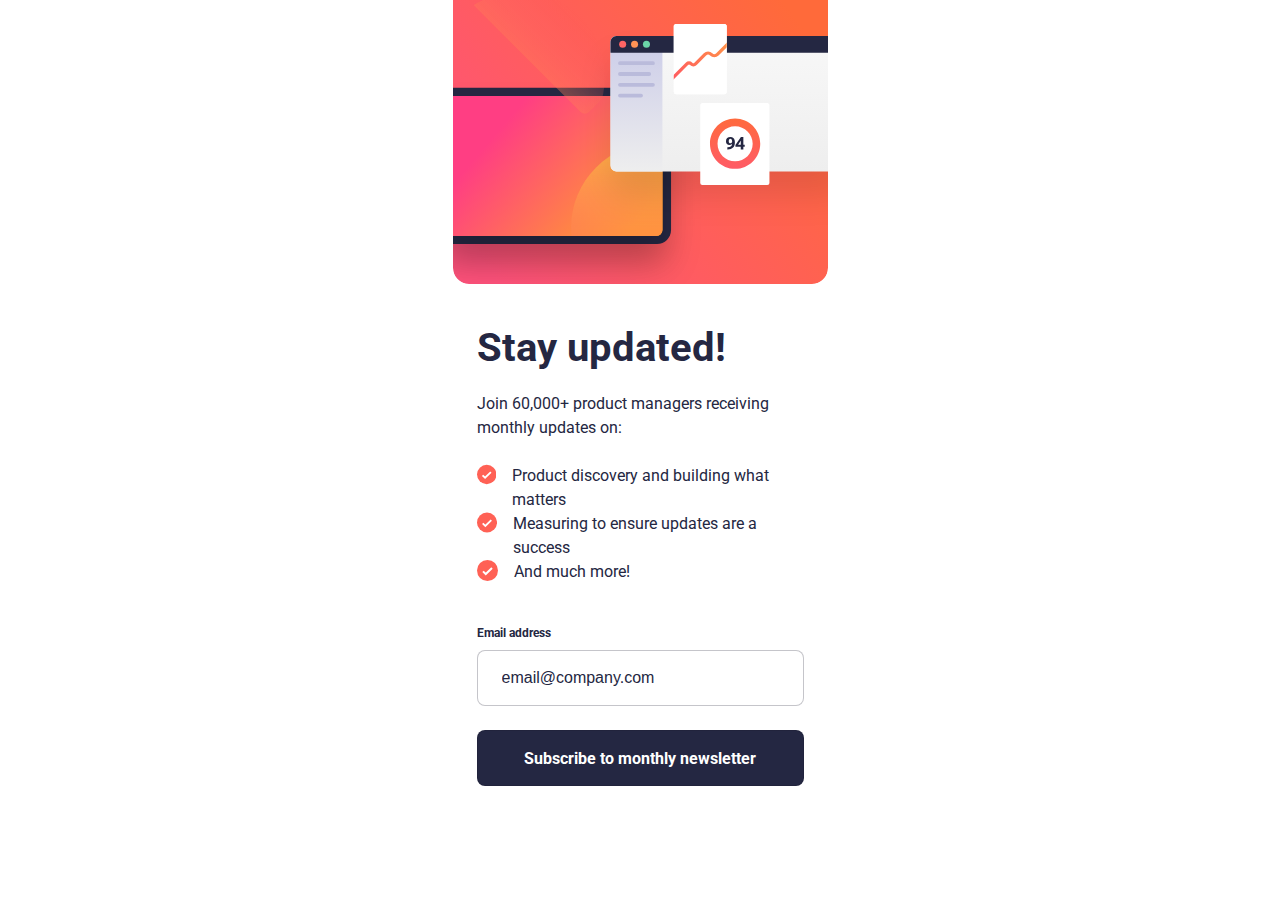
<file: index.html>
<!DOCTYPE html>
<html lang="en">
  <head>
    <meta charset="UTF-8" />
    <meta name="viewport" content="width=device-width, initial-scale=1.0" />

    <link
      rel="icon"
      type="image/png"
      sizes="32x32"
      href="./assets/images/favicon-32x32.png"
    />
    <link rel="preconnect" href="https://fonts.googleapis.com" />
    <link rel="preconnect" href="https://fonts.gstatic.com" crossorigin />
    <link
      href="https://fonts.googleapis.com/css2?family=Roboto:wght@400;700&display=swap"
      rel="stylesheet"
    />
    <link rel="stylesheet" href="./style.css" />
    <title>
      Frontend Mentor | Newsletter sign-up form with success message
    </title>
  </head>
  <body>
    <main>
      <img
        class="mobile-img"
        src="./assets/images/illustration-sign-up-mobile.svg"
        alt="illustration-sign-up-mobile"
      />
      <img
        class="desktop-img"
        src="./assets/images/illustration-sign-up-desktop.svg"
        alt="desktop-img"
      />
      <div class="updated-content">
        <h2 class="contents-header">Stay updated!</h2>
        <p class="contents-p">
          Join 60,000+ product managers receiving monthly updates on:
        </p>
        <section class="offers">
          <div class="list-items">
            <svg
              xmlns="http://www.w3.org/2000/svg"
              width="21"
              height="21"
              viewBox="0 0 21 21"
            >
              <g fill="none">
                <circle cx="10.5" cy="10.5" r="10.5" fill="#FF6155" />
                <path
                  stroke="#FFF"
                  stroke-width="2"
                  d="M6 11.381 8.735 14 15 8"
                />
              </g>
            </svg>
            <h3>Product discovery and building what matters</h3>
          </div>
          <div class="list-items">
            <svg
              xmlns="http://www.w3.org/2000/svg"
              width="21"
              height="21"
              viewBox="0 0 21 21"
            >
              <g fill="none">
                <circle cx="10.5" cy="10.5" r="10.5" fill="#FF6155" />
                <path
                  stroke="#FFF"
                  stroke-width="2"
                  d="M6 11.381 8.735 14 15 8"
                />
              </g>
            </svg>
            <h3>Measuring to ensure updates are a success</h3>
          </div>
          <div class="list-items">
            <svg
              xmlns="http://www.w3.org/2000/svg"
              width="21"
              height="21"
              viewBox="0 0 21 21"
            >
              <g fill="none">
                <circle cx="10.5" cy="10.5" r="10.5" fill="#FF6155" />
                <path
                  stroke="#FFF"
                  stroke-width="2"
                  d="M6 11.381 8.735 14 15 8"
                />
              </g>
            </svg>
            <h3>And much more!</h3>
          </div>
        </section>
        <form>
          <div class="label-error">
            <label>Email address</label>
            <span class="error-message"></span>
          </div>

          <input
            placeholder="email@company.com"
            type="email"
            id="email"
            name="email"
            required
          />
          <button class="submit-btn" type="submit">
            Subscribe to monthly newsletter
          </button>
        </form>
      </div>
    </main>
    <script src="./script.js" defer></script>
  </body>
</html>
</file>
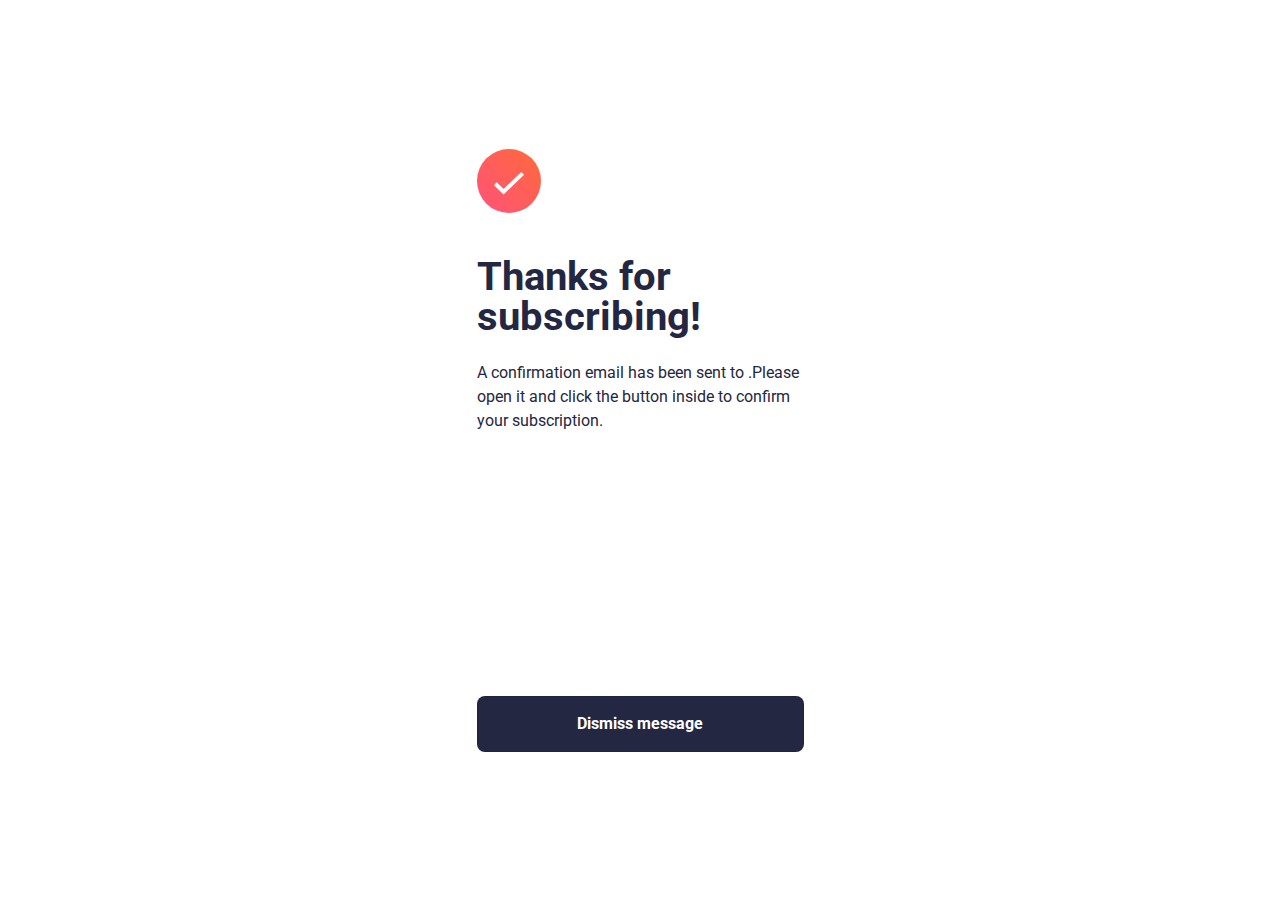
<file: success.html>
<!DOCTYPE html>
<html lang="en">
  <head>
    <meta charset="UTF-8" />
    <meta name="viewport" content="width=device-width, initial-scale=1.0" />
    <link
      rel="icon"
      type="image/png"
      sizes="32x32"
      href="./assets/images/favicon-32x32.png"
    />
    <link rel="preconnect" href="https://fonts.googleapis.com" />
    <link rel="preconnect" href="https://fonts.gstatic.com" crossorigin />
    <link
      href="https://fonts.googleapis.com/css2?family=Roboto:wght@400;700&display=swap"
      rel="stylesheet"
    />
    <link rel="stylesheet" href="./style.css" />
    <link rel="stylesheet" href="./success.css" />
    <title>success</title>
  </head>
  <body>
    <main id="success-main">
      <div class="success-info">
        <svg
          xmlns="http://www.w3.org/2000/svg"
          width="64"
          height="64"
          viewBox="0 0 64 64"
        >
          <defs>
            <linearGradient id="a" x1="100%" x2="0%" y1="0%" y2="100%">
              <stop offset="0%" stop-color="#FF6A3A" />
              <stop offset="100%" stop-color="#FF527B" />
            </linearGradient>
          </defs>
          <g fill="none">
            <circle cx="32" cy="32" r="32" fill="url(#a)" />
            <path
              stroke="#FFF"
              stroke-width="4"
              d="m18.286 34.686 8.334 7.98 19.094-18.285"
            />
          </g>
        </svg>
        <h1 class="success-h1">Thanks for subscribing!</h1>
        <p class="success-p">
          A confirmation email has been sent to
          <span class="email"></span> .Please open it and click the button
          inside to confirm your subscription.
        </p>
      </div>
      <button class="success-btn">Dismiss message</button>
    </main>
    <script src="./script.js" defer></script>
  </body>
</html>
</file>
<file: style.css>
* {
  margin: 0;
  padding: 0;
  box-sizing: border-box;
}
body {
  font-family: "Roboto", sans-serif;
  display: flex;
  justify-content: center;
  align-items: center;
}
.mobile-img {
  width: 100%;
}
.desktop-img {
  display: none;
}
main {
  width: 375px;
  height: 100vh;
  background: var(--White, #fff);
}

.updated-content {
  margin: 40px 0;
  padding: 0 24px;
  display: flex;
  flex-direction: column;
}
.contents-header {
  color: var(--Dark-Navy, #242742);
  font-size: 40px;
  font-weight: 700;
  line-height: 100%;
}
.contents-p {
  color: var(--Dark-Navy, #242742);
  font-size: 16px;
  font-weight: 400;
  line-height: 150%;
  margin: 24px auto 0;
}
.offers {
  margin: 24px auto 40px;
}
.list-items {
  display: flex;
  gap: 16px;
}
h3 {
  color: var(--Dark-Navy, #242742);
  font-size: 16px;
  font-style: normal;
  font-weight: 400;
  line-height: 150%;
}
form {
  display: flex;
  flex-direction: column;
}
label {
  color: var(--Dark-Navy, #242742);
  font-size: 12px;
  font-weight: 700;
  line-height: 150%;
}
.error-message {
  color: var(--Vermellion, #ff6155);
  text-align: right;
  font-size: 12px;
  font-weight: 700;
  line-height: 150%;
}
.label-error {
  display: flex;
  justify-content: space-between;
}
.submit-btn {
  width: 327px;
  height: 56px;
  border-radius: 8px;
  border: 1px solid var(--grey-25, rgba(25, 24, 43, 0.25));
  background: var(--Dark-Navy, #242742);
  color: var(--White, #fff);
  font-family: Roboto;
  font-size: 16px;
  font-weight: 700;
  margin: 24px 0 40px;
  cursor: pointer;
}
.submit-btn:hover {
  background: var(
    --Gradient-1,
    linear-gradient(204deg, #ff6a3a 0%, #ff527b 100%)
  );
  box-shadow: 0px 16px 32px 0px rgba(255, 97, 85, 0.5);
}
input {
  width: 327px;
  height: 56px;
  border-radius: 8px;
  border: 1px solid var(--grey-25, rgba(25, 24, 43, 0.25));
  padding-left: 24px;
  margin-top: 8px;
}
input::placeholder {
  color: var(--Dark-Navy, #242742);
  font-size: 16px;
  font-weight: 400;
}
@media (min-width: 1440px) {
  body {
    background: var(--Pale-Navy, #36384d);
    height: 100vh;
  }
  main {
    display: flex;
    justify-content: space-around;
    align-items: center;
    width: 928px;
    height: 641px;
    border-radius: 36px;
    background: #fff;
    box-shadow: 0px 15px 60px 0px rgba(0, 0, 0, 0.25);
  }
  .mobile-img {
    order: 1;
    width: 400px;
    display: none;
  }
  .desktop-img {
    display: block;
    order: 1;
  }
  .contents-header {
    font-size: 56px;
  }
  .contents-p {
    width: 376px;
  }
  .offers {
    display: flex;
    flex-direction: column;
    gap: 8px;
  }
  input {
    width: 376px;
  }
  .submit-btn {
    width: 376px;
  }
}
</file>
<file: success.css>
#success-main {
  display: flex;
  flex-direction: column;
  padding: 0 24px;
}
.success-info {
  margin: 149px 0 263px;
}
.success-h1 {
  margin: 40px 0 24px;
  color: var(--Dark-Navy, #242742);
  font-size: 40px;
  font-weight: 700;
  line-height: 100%;
}
.success-p {
  color: var(--Dark-Navy, #242742);
  font-size: 16px;
  font-weight: 400;
  line-height: 150%;
}
.success-btn {
  font-family: "Roboto", sans-serif;
  width: 327px;
  height: 56px;
  border-radius: 8px;
  background: var(--Dark-Navy, #242742);
  color: var(--White, #fff);
  font-family: Roboto;
  font-size: 16px;
  font-style: normal;
  font-weight: 700;
  line-height: 150%; /* 24px */
  border: 1px solid var(--grey-25, rgba(25, 24, 43, 0.25));
}
.success-btn:hover {
  background: var(
    --Gradient-1,
    linear-gradient(204deg, #ff6a3a 0%, #ff527b 100%)
  );
  box-shadow: 0px 16px 32px 0px rgba(255, 97, 85, 0.5);
}
@media (min-width: 1440px) {
  #success-main {
    width: 504px;
    height: 520px;
    border-radius: 36px;
    background: #fff;
    box-shadow: 0px 15px 60px 0px rgba(0, 0, 0, 0.25);
  }
  .success-info {
    margin: 24px 40px 16px;
  }
  .success-h1 {
    font-size: 56px;
  }
  .success-btn {
    font-family: "Roboto", sans-serif;
    width: 376px;
    height: 56px;
    margin-bottom: 40px;
  }
}
.email {
  color: var(--Dark-Navy, #242742);
  font-size: 16px;
  font-weight: 700;
  line-height: 150%;
}
</file>
